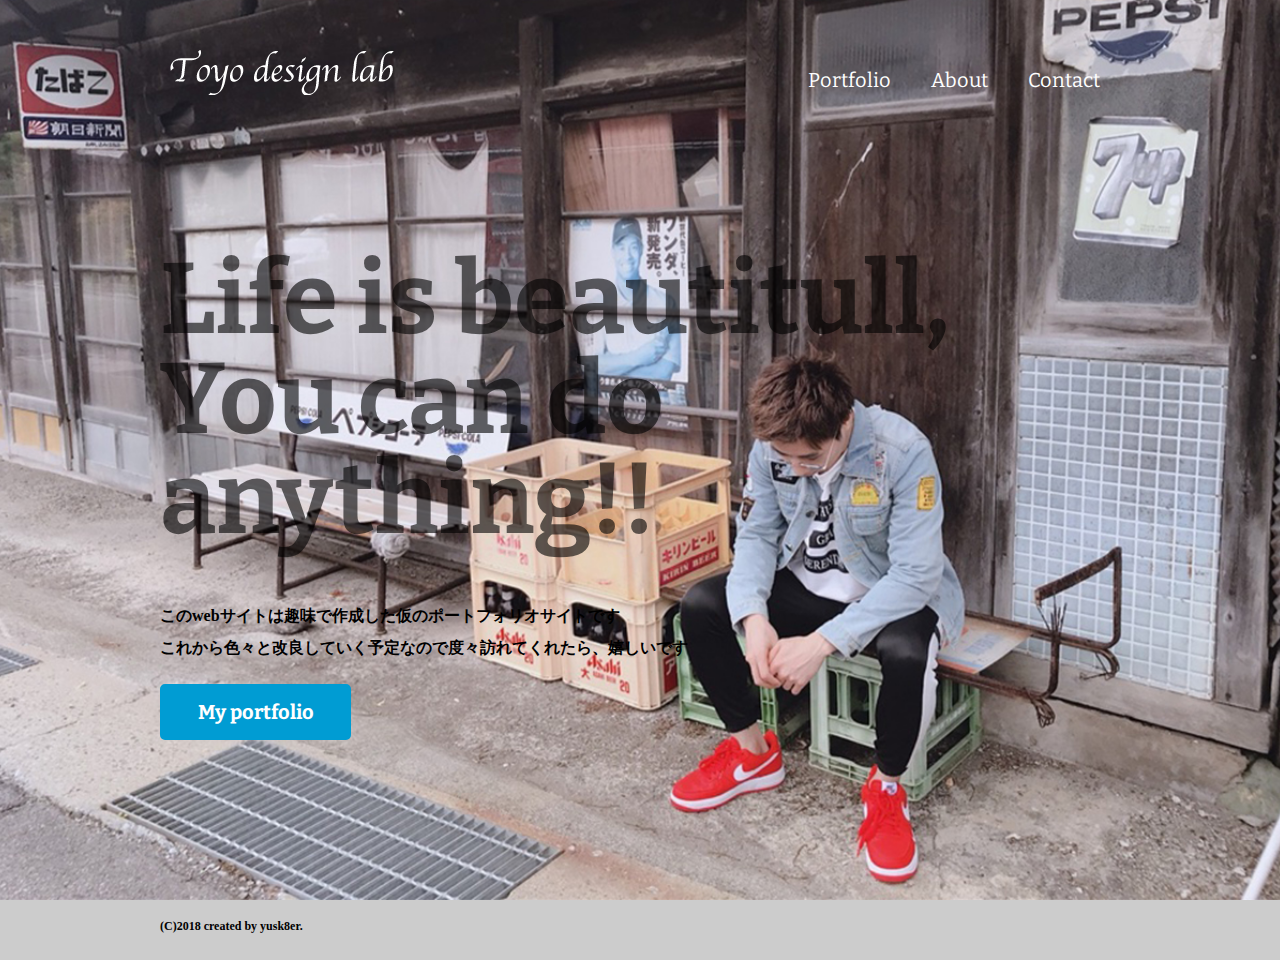
<file: index.html>
<!DOCTYPE html>
<html>
  <head>
    <meta charset="utf-8">
    <meta name="viewport" content="width=device-width, initial-scale=1">
    <title>toyo design lab Official Website</title>
  </head>
  <link rel="stylesheet" href="css/style.css">
  <link href="https://fonts.googleapis.com/css?family=Bitter:400,700" rel="stylesheet">
  <body id="index">

    <!-- headerの始まり -->
    <header>
      <div class="logo">
      <a href="index.html"><img src="images/logo-b.png" alt="SNAPPERS"></a>
      </div>

      <nav>
        <ul class="global-nav">
          <li><a href="portfolio.html">Portfolio</a></li>
          <li><a href="about.html">About</a></li>
          <li><a href="contact.html">Contact</a></li>
        </ul>
      </nav>
    </header>

    <!-- wrapの始まり-->
    <div id="wrap">
      <div class="content">
        <h1>Life is beautitull, You can do anything!!</h1>
        <p>このwebサイトは趣味で作成した仮のポートフォリオサイトです
          <br>これから色々と改良していく予定なので度々訪れてくれたら、嬉しいです
        </p>
          <p class="btn"><a href="portfolio.html">My portfolio</a></p>
      </div>
    </div>

    <!-- footerの始まり -->
    <footer>
      <small>(C)2018 created by yusk8er.</small>
    </footer>
  </body>
</html>
</file>
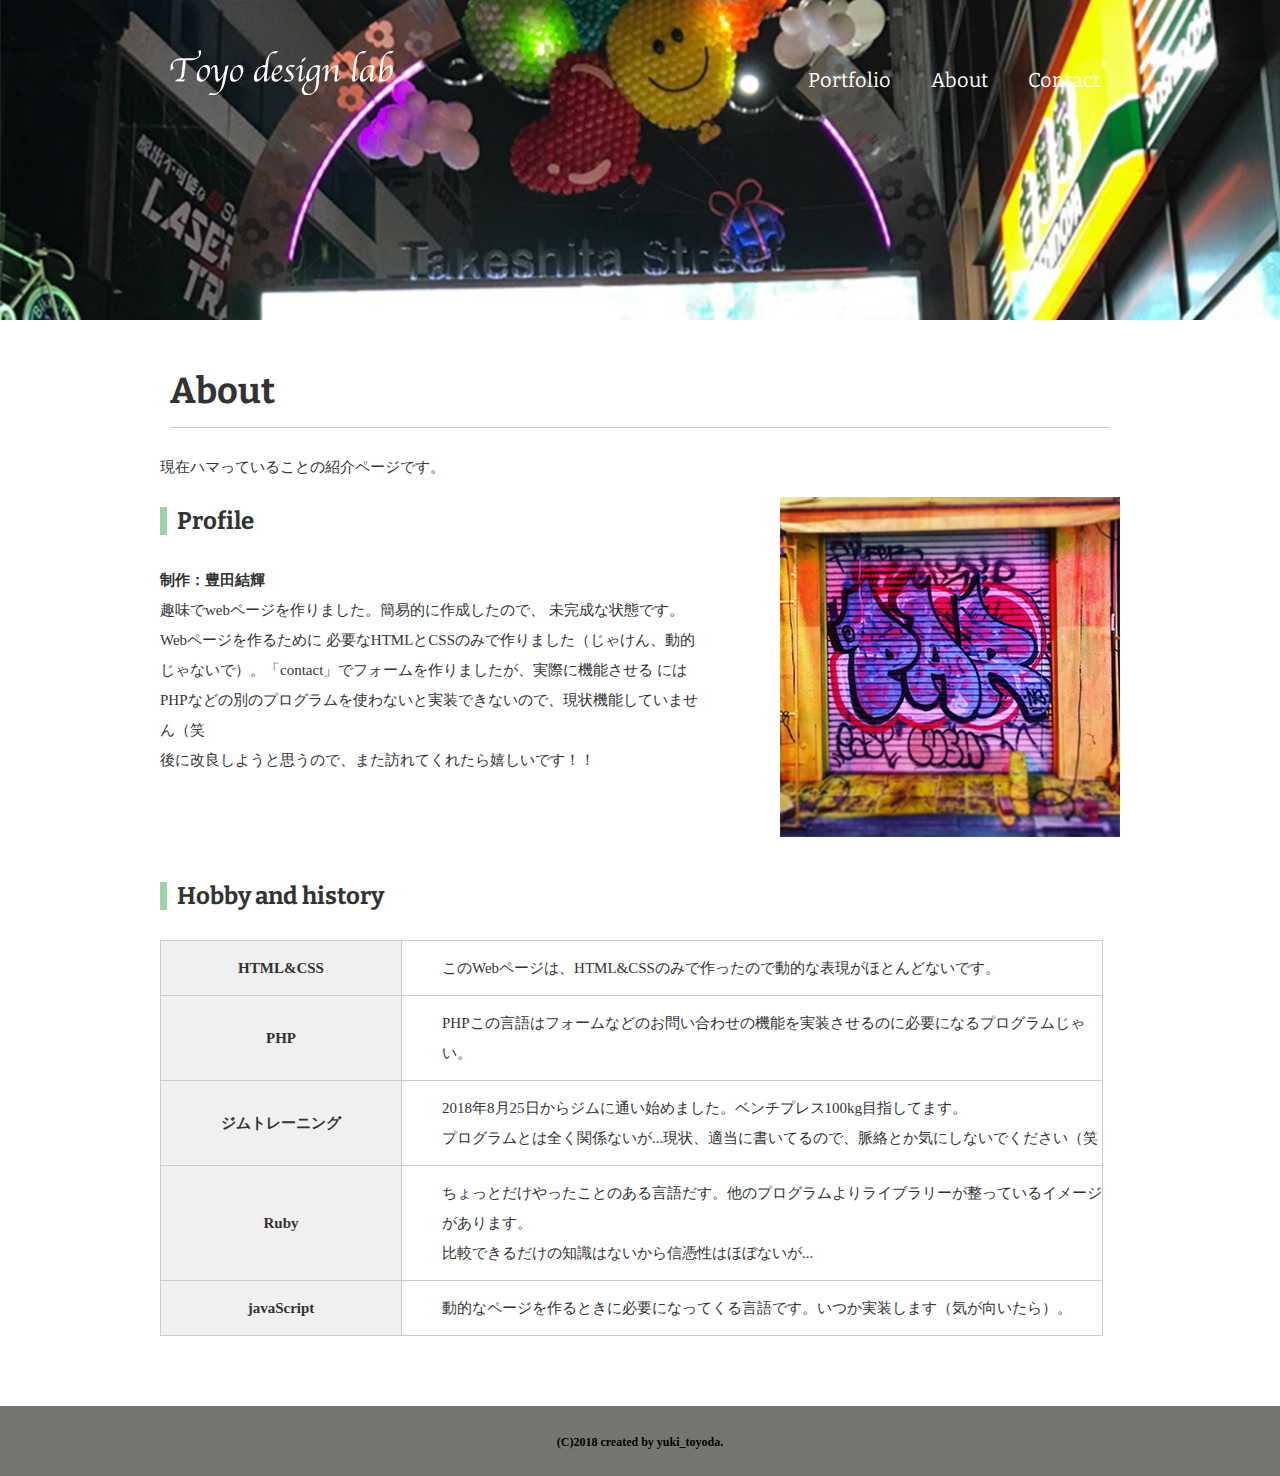
<file: about.html>
<!DOCTYPE html>
<html>
  <head>
    <meta charset="utf-8">
    <meta name="viewport" content="width=device-width, initial-scale=1">
    <title>About me!!</title>
  </head>
  <link rel="stylesheet" href="css/style.css">
  <link href="https://fonts.googleapis.com/css?family=Bitter:400,700" rel="stylesheet">
  <body id="about">

    <!-- headerの始まり -->
    <header>
      <div class="logo">
      <a href="index.html"><img src="images/logo-b.png" alt="SNAPPERS"></a>
      </div>

      <nav>
        <ul class="global-nav">
          <li><a href="portfolio.html">Portfolio</a></li>
          <li><a href="about.html">About</a></li>
          <li><a href="contact.html">Contact</a></li>
        </ul>
      </nav>
    </header>

    <!-- wrapの始まり-->
    <div id="wrap">
      <div class="content">
        <div class="main-center">
          <h1>About</h1>
        </div>
        <p>現在ハマっていることの紹介ページです。</p>
        <section class="profile clearfix">
          <div class="profile-txt">
            <h2 class="icon">Profile</h2>
            <p><span>制作：豊田結輝</span><br>趣味でwebページを作りました。簡易的に作成したので、
              未完成な状態です。<br>Webページを作るために
              必要なHTMLとCSSのみで作りました（じゃけん、動的じゃないで）。「contact」でフォームを作りましたが、実際に機能させる
              にはPHPなどの別のプログラムを使わないと実装できないので、現状機能していません（笑<br>
              後に改良しようと思うので、また訪れてくれたら嬉しいです！！
            </p>
          </div>
          <img src="images/about-profile.png" alt="豊田のプロフィール画像" class="profile-image">
        </section>
        <section class="career">
          <h2 class="icon">Hobby and history</h2>
          <table>
            <tr>
              <th>HTML&CSS</th>
              <td>このWebページは、HTML&CSSのみで作ったので動的な表現がほとんどないです。</td>
            </tr>
            <tr>
              <th>PHP</th>
              <td>PHPこの言語はフォームなどのお問い合わせの機能を実装させるのに必要になるプログラムじゃい。</td>
            </tr>
            <tr>
              <th>ジムトレーニング</th>
              <td>2018年8月25日からジムに通い始めました。ベンチプレス100kg目指してます。<br>
              プログラムとは全く関係ないが...現状、適当に書いてるので、脈絡とか気にしないでください（笑</td>
            </tr>
            <tr>
              <th>Ruby</th>
              <td>ちょっとだけやったことのある言語だす。他のプログラムよりライブラリーが整っているイメージがあります。<br>
              比較できるだけの知識はないから信憑性はほぼないが...</td>
            </tr>
            <tr>
              <th>javaScript</th>
              <td>動的なページを作るときに必要になってくる言語です。いつか実装します（気が向いたら）。</td>
            </tr>
          </table>
        </section>
      </div>
    </div>

    <!-- footerの始まり -->
    <footer>
      <small>(C)2018 created by yuki_toyoda.</small>
    </footer>
  </body>
</html>
</file>
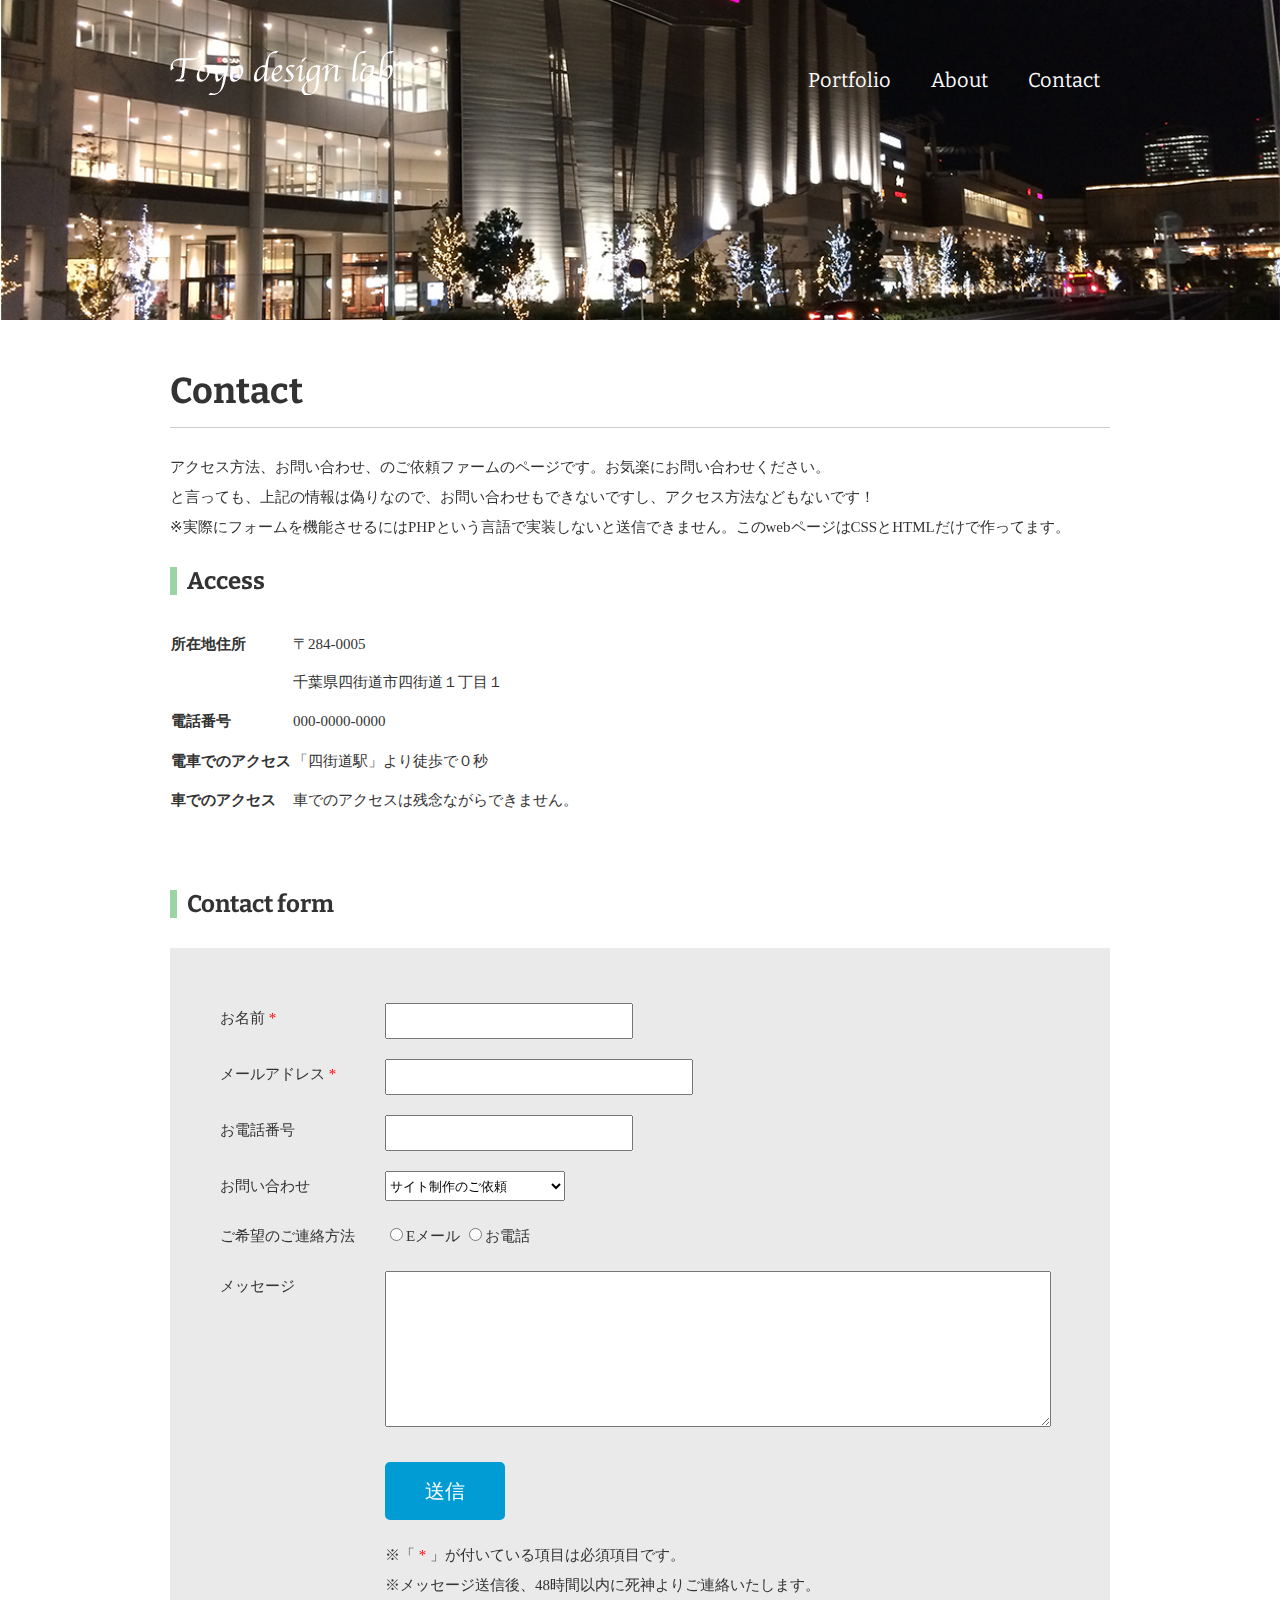
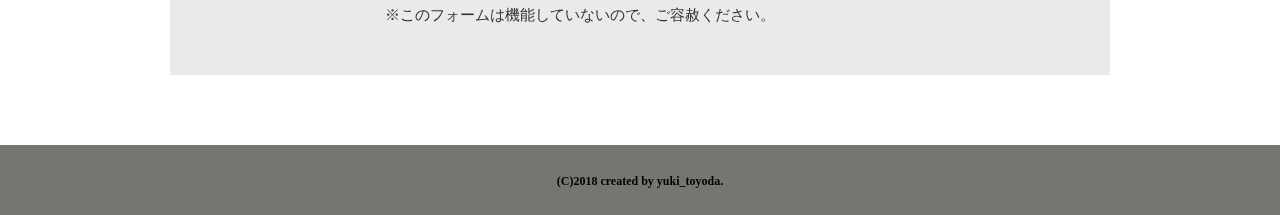
<file: contact.html>
<!DOCTYPE html>
<html>
  <head>
    <meta charset="utf-8">
    <meta name="viewport" content="width=device-width, initial-scale=1">
    <title>Contact |</title>
  </head>
  <link rel="stylesheet" href="css/style.css">
  <link href="https://fonts.googleapis.com/css?family=Bitter:400,700" rel="stylesheet">
  <body id="contact">

    <!-- headerの始まり -->
    <header>
      <div class="logo">
      <a href="index.html"><img src="images/logo-b.png" alt="SNAPPERS"></a>
      </div>

      <nav>
        <ul class="global-nav">
          <li><a href="portfolio.html">Portfolio</a></li>
          <li><a href="about.html">About</a></li>
          <li><a href="contact.html">Contact</a></li>
        </ul>
      </nav>
    </header>

    <!-- wrapの始まり-->
    <div id="wrap">
      <div class="content">
        <div class="main-center">
          <h1>Contact</h1>
          <p>アクセス方法、お問い合わせ、のご依頼ファームのページです。お気楽にお問い合わせください。<br>
          と言っても、上記の情報は偽りなので、お問い合わせもできないですし、アクセス方法などもないです！<br>
        ※実際にフォームを機能させるにはPHPという言語で実装しないと送信できません。このwebページはCSSとHTMLだけで作ってます。</p>
          <section class="access clearfix">
            <h2 class="icon">Access</h2>
            <table>
              <tr>
                <th>所在地住所</th>
                <td>〒284-0005<br>千葉県四街道市四街道１丁目１</td>
              </tr>
              <tr>
                <th>電話番号</th>
                <td>000-0000-0000</td>
              </tr>
              <tr>
                <th>電車でのアクセス</th>
                <td>「四街道駅」より徒歩で０秒</td>
              </tr>
              <tr>
                <th>車でのアクセス</th>
                <td>車でのアクセスは残念ながらできません。</td>
              </tr>
            </table>
            <iframe src="https://www.google.com/maps/embed?pb=!1m18!1m12!1m3!1d3241.576354353417!2d140.16273831499606!3d35.66280798019856!2m3!1f0!2f0!3f0!3m2!1i1024!2i768!4f13.1!3m3!1m2!1s0x6022859e56ad3e1f%3A0x59201d52c39b81b7!2z5Zub6KGX6YGT6aeF!5e0!3m2!1sja!2sjp!4v1541145813912" width="400" height="220" frameborder="0" style="border:0" allowfullscreen></iframe>
          </section>
          <section>
            <h2 class="icon">Contact form</h2>
            <div class="form">
              <form>
                <dl>
                  <dt><span class="required">お名前</span></dt>
                  <dd><input type="text" name="name" class="name" required></dd>
                  <dt><span class="required">メールアドレス</span></dt>
                  <dd><input type="email" name="email" class="email" required></dd>
                  <dt>お電話番号</dt>
                  <dd><input type="tel" name="tel" class="tel"></dd>
                  <dt>お問い合わせ</dt>
                  <dd>
                    <select class="type" name="type">
                      <option value="サイト制作のご依頼">サイト制作のご依頼</option>
                      <option value="レスポンシブ">レスポンシブ</option>
                      <option value="その他お問い合わせ">その他のお問い合わせ</option>
                    </select>
                  </dd>
                  <dt>ご希望のご連絡方法</dt>
                  <dd>
                    <input type="radio" name="contact" value="Eメール">Eメール
                    <input type="radio" name="contact" value="お電話">お電話
                  </dd>
                  <dt>メッセージ</dt>
                  <dd><textarea name="message" class="message"></textarea></dd>
                </dl>
                <button type="submit" name="btn">送信</button>
              </form>
              <div class="attention">
                <p>※「<span class="required"></span>」が付いている項目は必須項目です。<br>
                ※メッセージ送信後、48時間以内に死神よりご連絡いたします。<br>
                ※このフォームは機能していないので、ご容赦ください。</p>
              </div>
            </div>
          </section>
        </div>
      </div>
    </div>

    <!-- footerの始まり -->
    <footer>
      <small>(C)2018 created by yuki_toyoda.</small>
    </footer>
  </body>
</html>
</file>
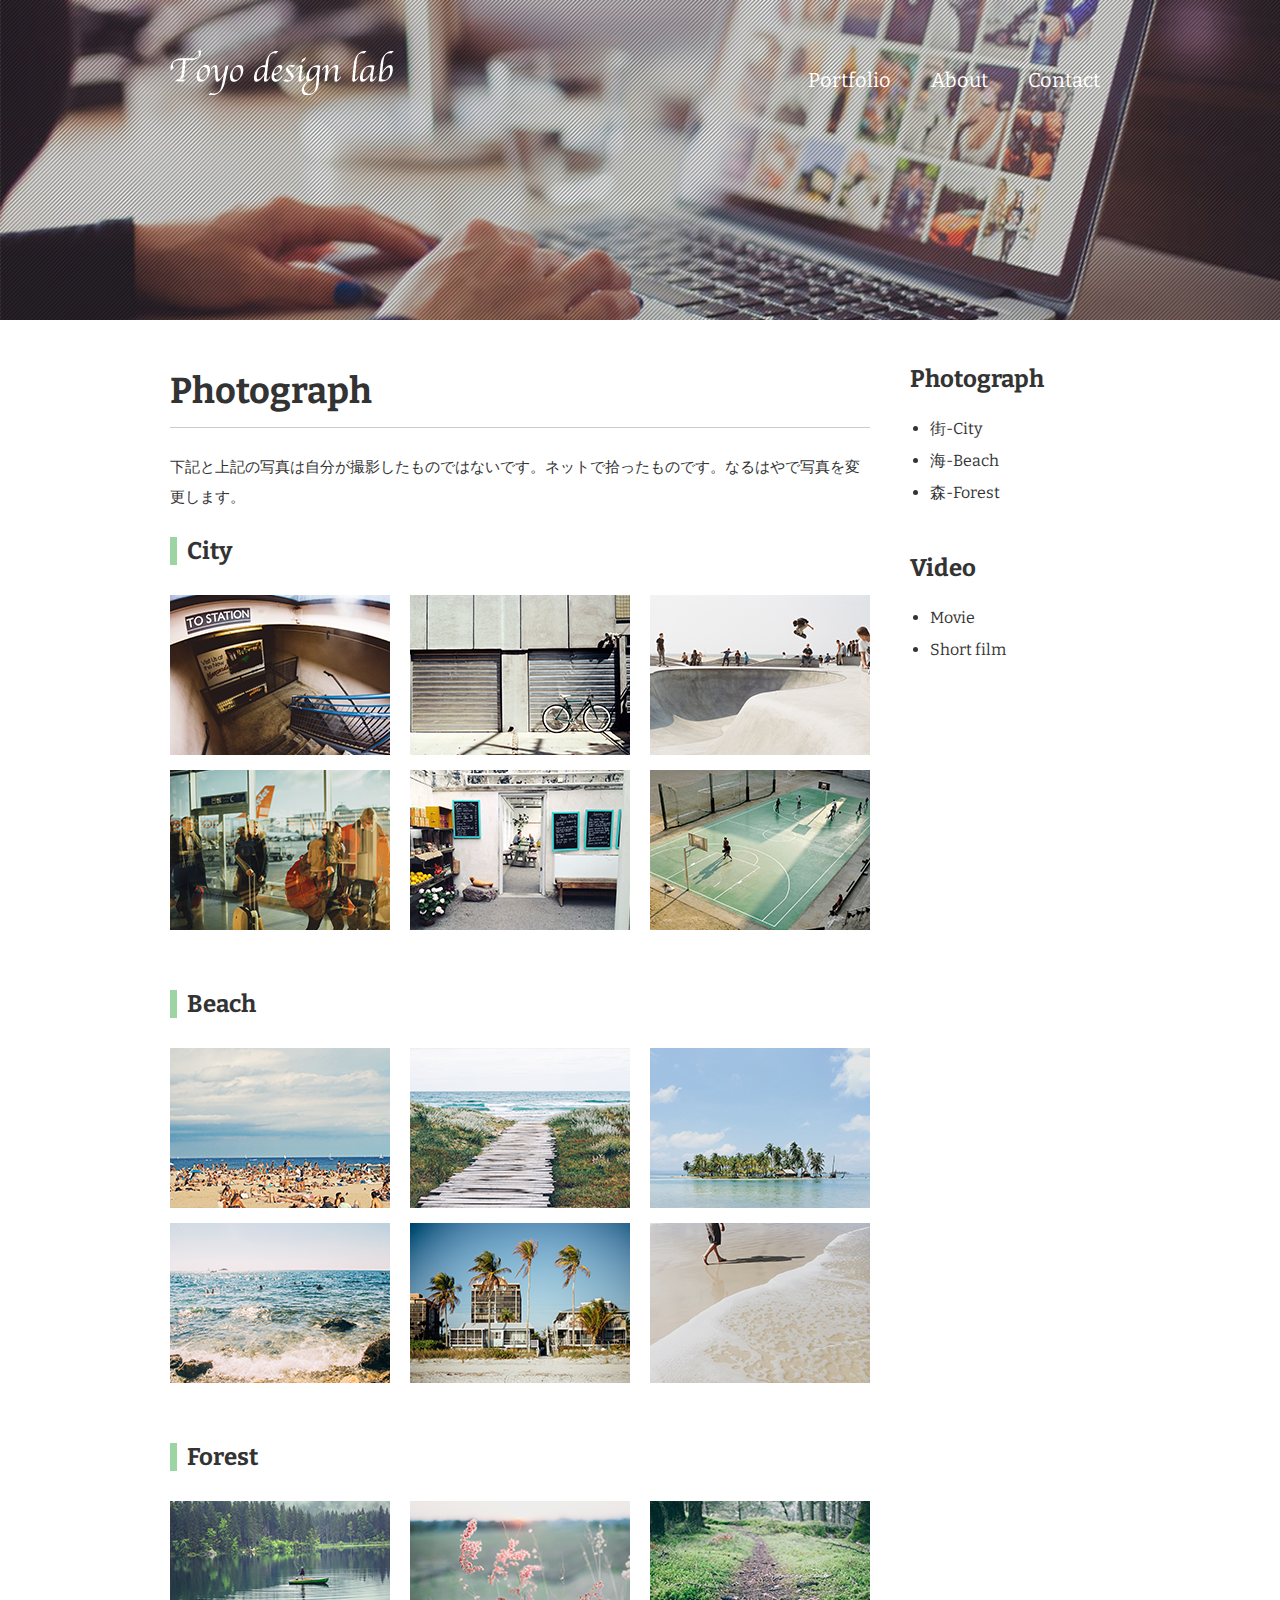
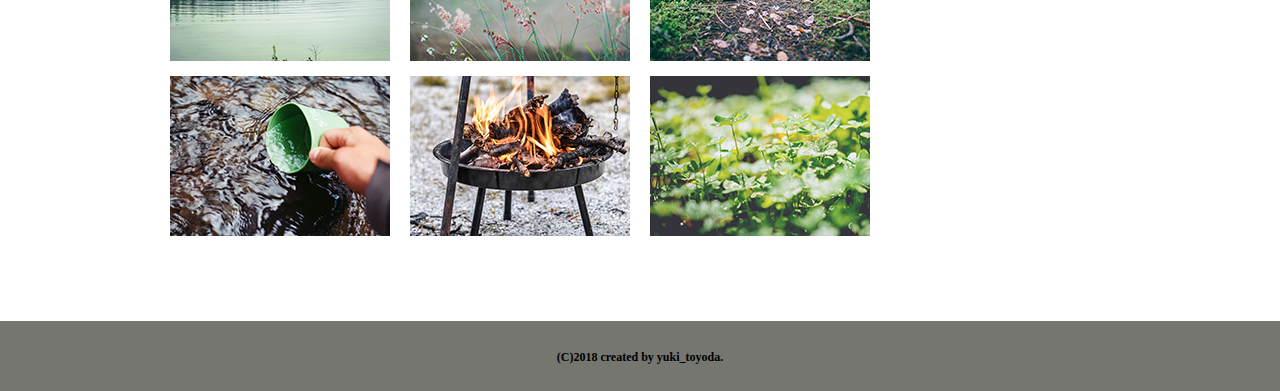
<file: photograph.html>
<!DOCTYPE html>
<html>
  <head>
    <meta charset="utf-8">
    <meta name="viewport" content="width=device-width, initial-scale=1">
    <title>Photograph |</title>
  </head>
  <link rel="stylesheet" href="css/style.css">
  <link href="https://fonts.googleapis.com/css?family=Bitter:400,700" rel="stylesheet">
  <body id="photograph">

    <!-- headerの始まり -->
    <header>
      <div class="logo">
      <a href="index.html"><img src="images/logo-b.png" alt="SNAPPERS"></a>
      </div>

      <nav>
        <ul class="global-nav">
          <li><a href="portfolio.html">Portfolio</a></li>
          <li><a href="about.html">About</a></li>
          <li><a href="contact.html">Contact</a></li>
        </ul>
      </nav>
    </header>

    <!-- wrapの始まり-->
    <div id="wrap" class="clearfix">
      <div class="content">
        <div class="main">
          <h1>Photograph</h1>
          <p>下記と上記の写真は自分が撮影したものではないです。ネットで拾ったものです。なるはやで写真を変更します。</p>
          <section id="city">
            <h2 class="icon">City</h2>
            <ul class="clearfix photograph-list">
              <li><img src="images/photograph-city-01.png" alt=""></li>
              <li><img src="images/photograph-city-02.png" alt=""></li>
              <li><img src="images/photograph-city-03.png" alt=""></li>
              <li><img src="images/photograph-city-04.png" alt=""></li>
              <li><img src="images/photograph-city-05.png" alt=""></li>
              <li><img src="images/photograph-city-06.png" alt=""></li>
            </ul>
          </section>
          <section id="beach">
            <h2 class="icon">Beach</h2>
            <ul class="clearfix photograph-list">
              <li><img src="images/photograph-beach-01.png" alt=""></li>
              <li><img src="images/photograph-beach-02.png" alt=""></li>
              <li><img src="images/photograph-beach-03.png" alt=""></li>
              <li><img src="images/photograph-beach-04.png" alt=""></li>
              <li><img src="images/photograph-beach-05.png" alt=""></li>
              <li><img src="images/photograph-beach-06.png" alt=""></li>
            </ul>
          </section>
          <section id="forest">
            <h2 class="icon">Forest</h2>
            <ul class="clearfix photograph-list">
              <li><img src="images/photograph-forest-01.png" alt=""></li>
              <li><img src="images/photograph-forest-02.png" alt=""></li>
              <li><img src="images/photograph-forest-03.png" alt=""></li>
              <li><img src="images/photograph-forest-04.png" alt=""></li>
              <li><img src="images/photograph-forest-05.png" alt=""></li>
              <li><img src="images/photograph-forest-06.png" alt=""></li>
            </ul>
          </section>
        </div>
        <aside class="sidebar">
          <section>
            <h2>Photograph</h2>
            <ul>
              <li><a href="photograph.html#city">街-City</a></li>
              <li><a href="photograph.html#beach">海-Beach</a></li>
              <li><a href="photograph.html#forest">森-Forest</a></li>
            </ul>
          </section>
          <section>
            <h2>Video</h2>
            <ul>
              <li><a href="video.html#movie">Movie</a></li>
              <li><a href="video.html#short-film">Short film</a></li>
            </ul>
          </section>
        </aside>
      </div>
    </div>

    <!-- footerの始まり -->
    <footer>
      <small>(C)2018 created by yuki_toyoda.</small>
    </footer>
  </body>
</html>
</file>
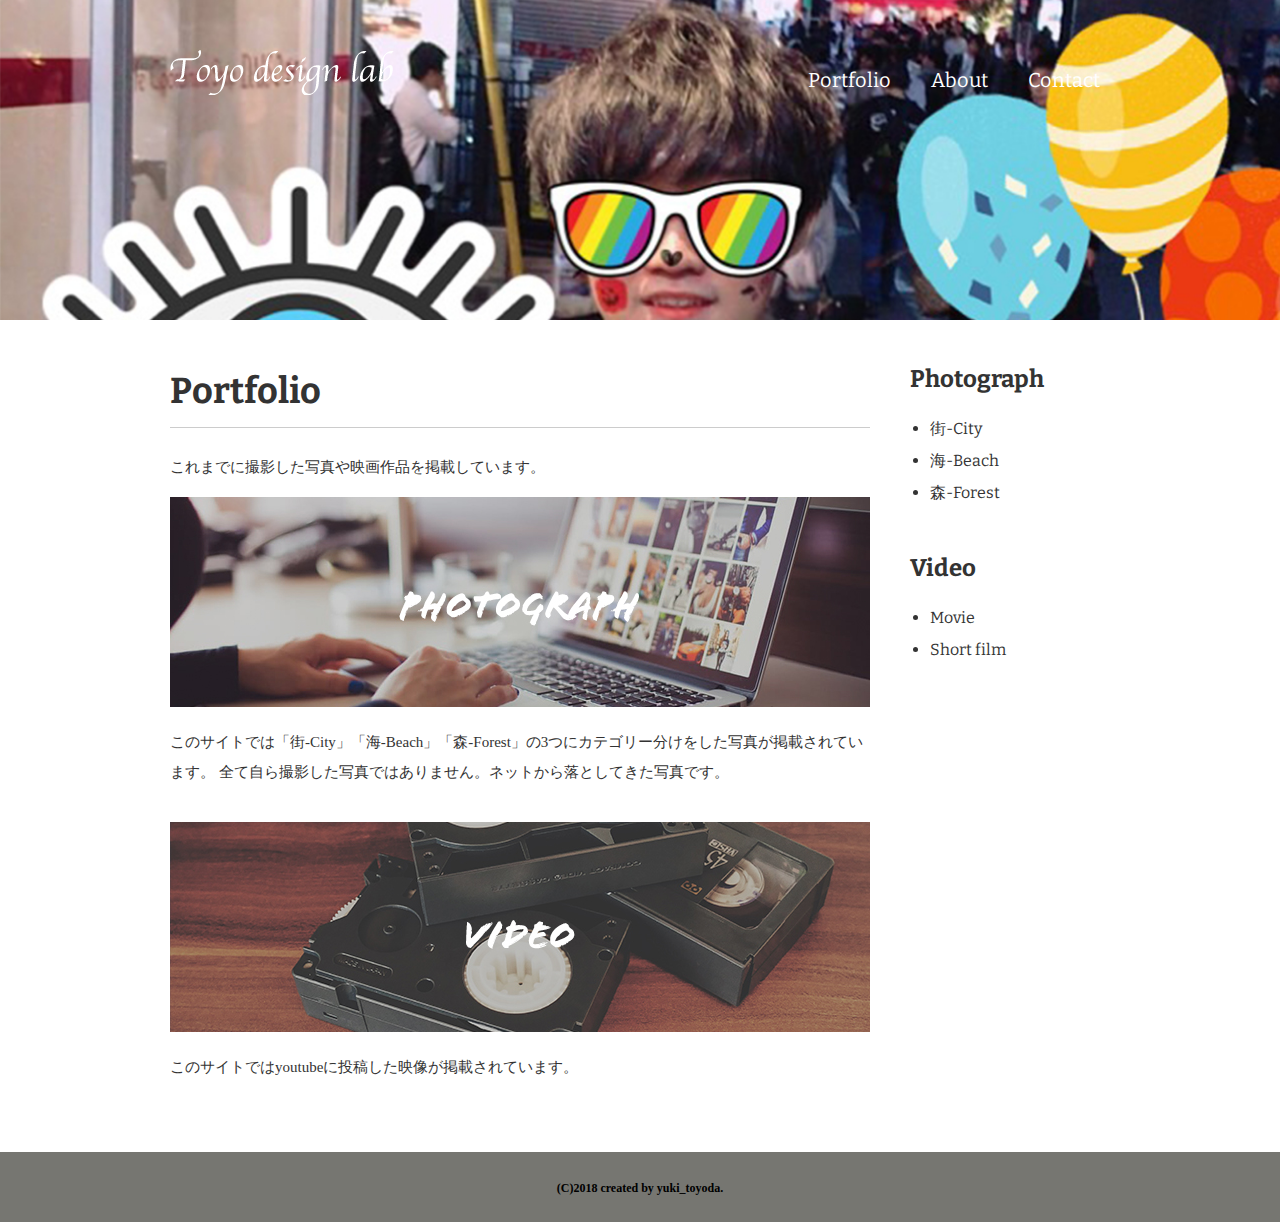
<file: portfolio.html>
<!DOCTYPE html>
<html>
  <head>
    <meta charset="utf-8">
    <meta name="viewport" content="width=device-width, initial-scale=1">
    <title>Portfolio |</title>
  </head>
  <link rel="stylesheet" href="css/style.css">
  <link href="https://fonts.googleapis.com/css?family=Bitter:400,700" rel="stylesheet">
  <body id="portfolio">

    <!-- headerの始まり -->
    <header>
      <div class="logo">
      <a href="index.html"><img src="images/logo-b.png" alt="SNAPPERS"></a>
      </div>

      <nav>
        <ul class="global-nav">
          <li><a href="portfolio.html">Portfolio</a></li>
          <li><a href="about.html">About</a></li>
          <li><a href="contact.html">Contact</a></li>
        </ul>
      </nav>
    </header>

    <!-- wrapの始まり-->
    <div id="wrap" class="clearfix">
      <div class="content">
        <div class="main">
          <h1>Portfolio</h1>
          <p>これまでに撮影した写真や映画作品を掲載しています。</p>
          <section>
            <h2><a href="photograph.html"><img src="images/portfolio-photo.jpg" alt="PHOTOGRAPH"></a></h2>
            <p>このサイトでは「街-City」「海-Beach」「森-Forest」の3つにカテゴリー分けをした写真が掲載されています。
              全て自ら撮影した写真ではありません。ネットから落としてきた写真です。
            <a href="photograph.html">詳しく見る >></a></p>
          </section>
          <section>
            <h2><a href="video.html"><img src="images/portfolio-video.jpg" alt="VIDEO"></a></h2>
            <p>このサイトではyoutubeに投稿した映像が掲載されています。
            <a href="photograph.html">詳しく見る >></a></p>
          </section>
        </div>
        <aside class="sidebar">
          <section>
            <h2>Photograph</h2>
            <ul>
              <li><a href="photograph.html#city">街-City</a></li>
              <li><a href="photograph.html#beach">海-Beach</a></li>
              <li><a href="photograph.html#forest">森-Forest</a></li>
            </ul>
          </section>
          <section>
            <h2>Video</h2>
            <ul>
              <li><a href="video.html#movie">Movie</a></li>
              <li><a href="video.html#short-film">Short film</a></li>
            </ul>
          </section>
        </aside>
      </div>
    </div>

    <!-- footerの始まり -->
    <footer>
      <small>(C)2018 created by yuki_toyoda.</small>
    </footer>
  </body>
</html>
</file>
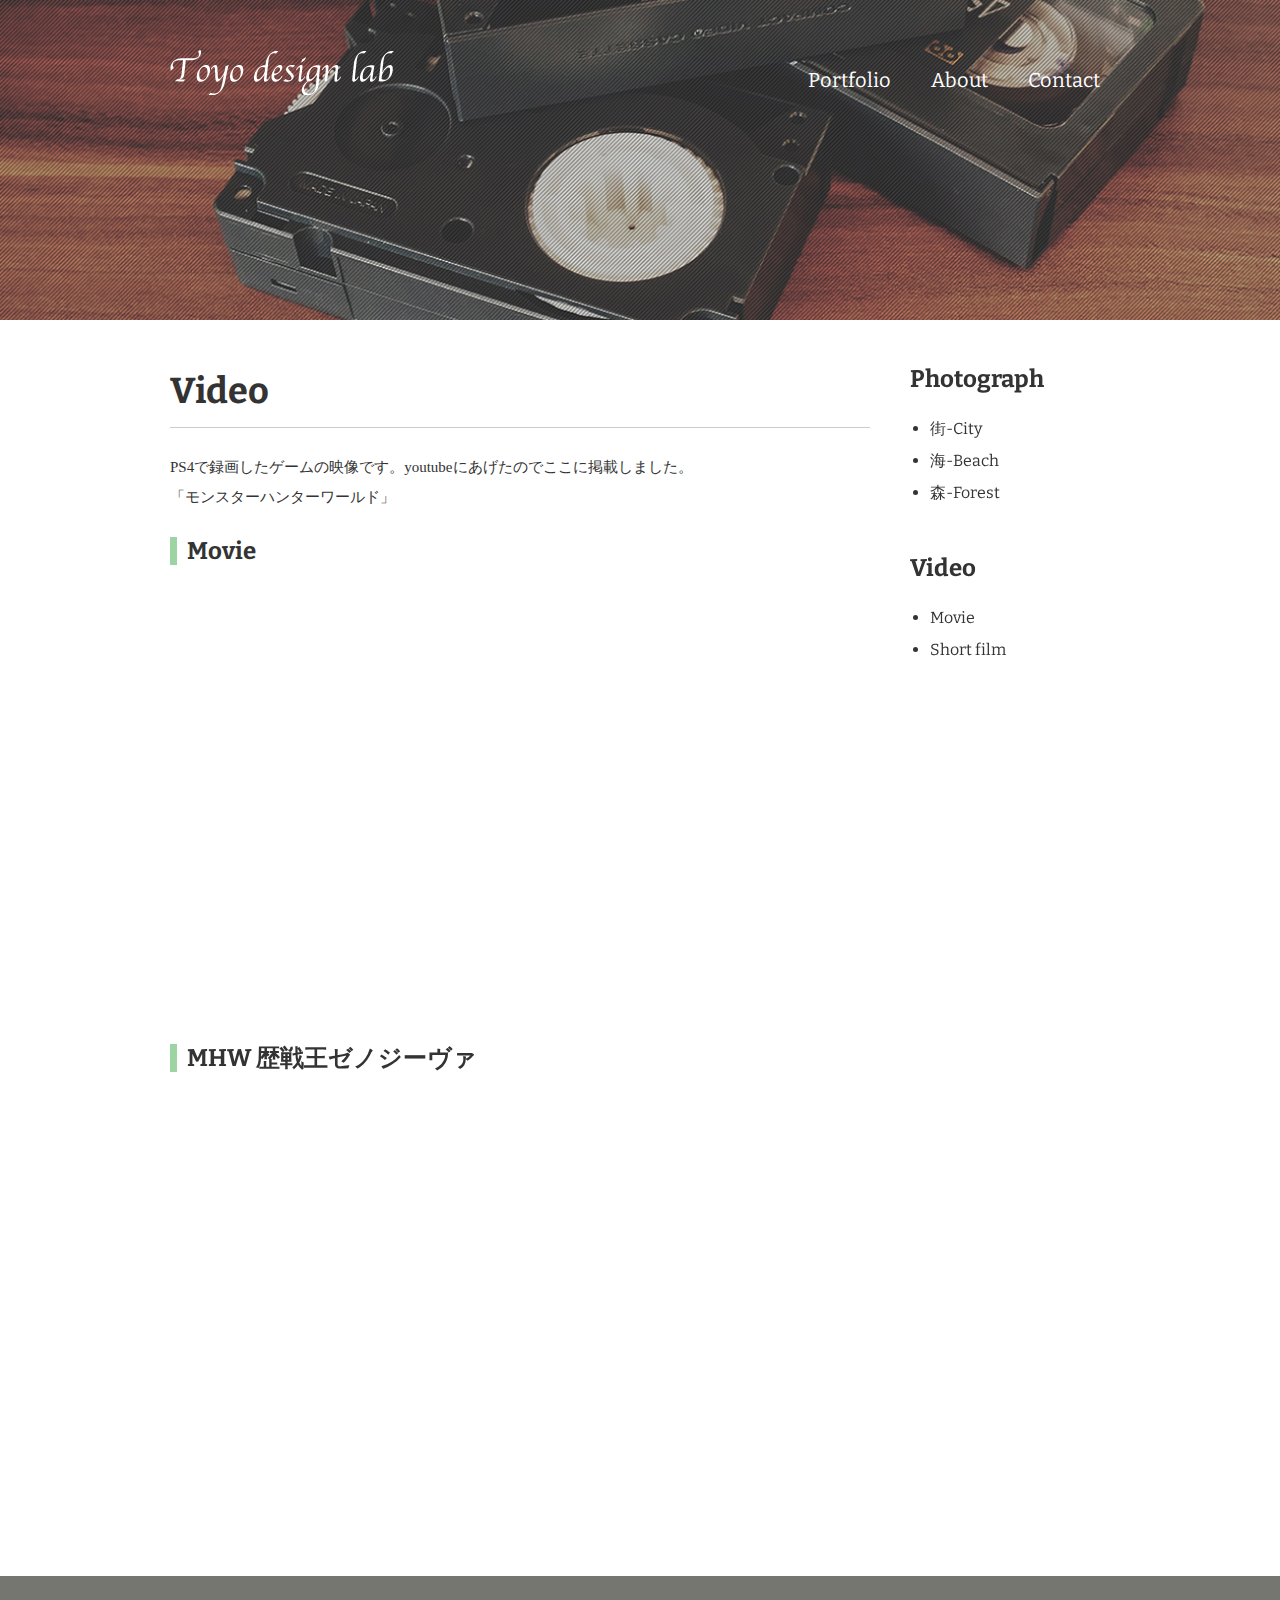
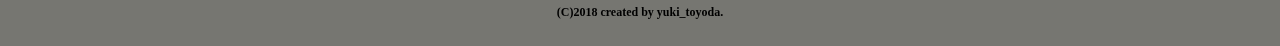
<file: video.html>
<!DOCTYPE html>
<html>
<head>
<meta charset="UTF-8">
<meta name="viewport" content="width=device-width, initial-scale=1">
<title>Video</title>
<link href="https://fonts.googleapis.com/css?family=Bitter:400,700" rel="stylesheet">
<link href="css/style.css" rel="stylesheet">
</head>
<body id="video">

  <!-- header始まり -->
  <header>
    <div class="logo">
      <a href="index.html"><img src="images/logo-b.png" alt="SNAPPERS"></a>
    </div>
    <nav>
      <ul class="global-nav">
        <li><a href="portfolio.html">Portfolio</a></li>
        <li><a href="about.html">About</a></li>
        <li><a href="contact.html">Contact</a></li>
      </ul>
    </nav>
  </header>
  <!-- header終わり -->

  <!-- wrap始まり -->
  <div id="wrap" class="clearfix">
    <div class="content">
      <div class="main">
        <h1>Video</h1>
        <p>PS4で録画したゲームの映像です。youtubeにあげたのでここに掲載しました。<br>
        「モンスターハンターワールド」</p>
        <section id="movie">
          <h2 class="icon">Movie</h2>
          <iframe width="700" height="394" src="https://www.youtube.com/embed/p5-VPNA-tY4" frameborder="0" allow="accelerometer; autoplay; encrypted-media; gyroscope; picture-in-picture" allowfullscreen></iframe>
        </section>
        <section id="short-film">
          <h2 class="icon">MHW 歴戦王ゼノジーヴァ</h2>
          <iframe width="700" height="394" src="https://www.youtube.com/embed/XN9gu3iVrmQ" frameborder="0" allow="accelerometer; autoplay; encrypted-media; gyroscope; picture-in-picture" allowfullscreen></iframe>
        </section>
      </div>
      <aside class="sidebar">
        <section>
          <h2>Photograph</h2>
          <ul>
            <li><a href="photograph.html#city">街-City</a></li>
            <li><a href="photograph.html#beach">海-Beach</a></li>
            <li><a href="photograph.html#forest">森-Forest</a></li>
          </ul>
        </section>
        <section>
          <h2>Video</h2>
          <ul>
            <li><a href="video.html#movie">Movie</a></li>
            <li><a href="video.html#short">Short film</a></li>
          </ul>
        </section>
      </aside>
    </div>
  </div>
  <!-- wrap終わり -->

  <!-- footer始まり -->
  <footer>
    <small>(C)2018 created by yuki_toyoda.</small>
  </footer>
  <!-- footer終わり -->

</body>
</html>
</file>
<file: css/style.css>
@charset "utf-8";

body {
  margin: 0;
  padding:0;
  background-color:#cccccc;
  color:#333333;
  font-size: 15px;
  line-height: 2;
}

p,h1,h2,h3,h4,h5,h6 {
  margin-top: 0;
}

img {
  vertical-align: bottom;
}

ul {
  margin: 0;
  padding: 0;
}

a {
  color: #ffffff;
  text-decoration: none;
}

header {
  width: 960px;
  height: 100px;
  margin: 0 auto;
}

.logo {
  float: left;
  margin-top: 50px;
}

.global-nav {
  float:right;
  margin-top: 60px;
}

.global-nav li {
  float: left;
  margin:0 20px;
  font-size:20px;
  list-style: none;
  font-family: 'Bitter', serif;
}

.global-nav li a {
  position: relative;
  display: inline-block;
  text-decoration: none;
}
.global-nav li a::after {
  position: absolute;
  bottom: -4px;
  left: 0;
  content: '';
  width: 100%;
  height: 2px;
  background: #ffffff;
  transform: scale(0, 1);
  transform-origin: center top;
  transition: transform .3s;
}
.global-nav li a:hover::after {
  transform: scale(1, 1);
}

#wrap {
  clear: both;
  background-color: #ffffff;
  margin-top: 220px;
  padding: 35px 0;
}

.content {
  width: 960px;
  margin: 0 auto;
}

footer {
  text-align: center;
  color: black;
  font-weight: bold;
  padding: 20px 0;
  background-color: #767671;
}

footer small {
  font-size: 12px;
}

#index h1 {
  font-size: 100px;
  line-height: 1;
  color: black;
  opacity: 0.6;
  font-family: 'Bitter', serif;
  margin-bottom: 50px;
  border: none;
}

#index .content {
  margin-top: 150px;
}

#index p {
  font-size: 16px;
  color: black;
  font-weight: bold;
}

.btn a {
  background-color: #009cd3;
  color: #ffffff;
  font-size: 20px;
  font-family: 'Bitter', serif;
  width: 185px;
  display: block;
  text-align:center;
  line-height: 50px;
  margin-top: 20px;
  border-radius: 5px;
  border: 3px solid #009cd3;
}

.btn a:hover {
  text-decoration: none;
  background-color: #ffffff;
  color: #009cd3;
}

#index footer {
  width: 960px;
  margin: 150px auto 0 auto;
  text-align: left;
  background-color: transparent;
}

#index {
  background-image: url(../images/bg-index1.jpg);
  background-repeat: no-repeat;
  background-position: center center;
  background-attachment: fixed;
  background-size: cover;
}

#about {
  background-image: url(../images/bg-about.jpg);
  background-repeat: no-repeat;
  background-position: center top;
  background-attachment: fixed;
  background-size: 100% auto;
}

#photograph {
  background-image: url(../images/bg-photograph.jpg);
  background-repeat: no-repeat;
  background-position: center top;
  background-attachment: fixed;
  background-size: 100% auto;
}

#portfolio {
  background-image: url(../images/bg-portfolio.jpg);
  background-repeat: no-repeat;
  background-position: center top;
  background-attachment: fixed;
  background-size: 100% auto;
}

#video {
  background-image: url(../images/bg-video.jpg);
  background-repeat: no-repeat;
  background-position: center top;
  background-attachment: fixed;
  background-size: 100% auto;
}

#contact {
  background-image: url(../images/bg-contact.jpg);
  background-repeat: no-repeat;
  background-position: center top;
  background-attachment: fixed;
  background-size: 100% auto;
}

.main-center {
  width: 940px;
  margin: 0 auto;
}

h1 {
  font-family: 'Bitter' , serif;
  font-size: 36px;
  border-bottom: 1px solid #cccccc;
}

h2 {
  font-family: 'Bitter' , serif;
  font-size: 24px;
}

.icon:before {
  content: "";
  padding-right: 10px;
  border-left: 7px solid #9cd4a4;
}

#about .profile-txt {
  width: 540px;
  float:left;
}

#about .profile-txt span {
  font-weight: bold;
}

#about .profile-image {
  float:right;
}

.clearfix:after {
  content: "";
  display: block;
  clear:both;
}

section {
  margin-bottom: 35px;
}

#about .career th {
  width: 240px;
  background-color: #f0f0f0;
  padding: 12px 0;
  border: 1px solid #cccccc;
}

#about .career td {
  width: 660px;
  padding: 12px 0 12px 40px;
  border: 1px solid #cccccc;
}

table {
  border-spacing: 0;
  border-collapse: collapse;
}

#index #wrap {
  background-color: transparent;
  margin-top: 0;
  padding: 0;
}

.main {
  width: 700px;
  margin: 0 10px;
  float: left;
}

.sidebar {
  width: 200px;
  margin: 0 10px 0 30px;
  float: right;
  font-family: 'Bitter', serif;
}

a img:hover {
  opacity: 0.8;
}

.sidebar h2 {
  margin-bottom: 10px;
}

.sidebar ul {
  font-size: 16px;
  margin-left: 20px;
}

.sidebar ul a {
  color: #333333;
}

#photograph .photograph-list li {
  float: left;
  list-style: none;
  margin: 0 20px 15px 0;
}

#photograph .photograph-list li:nth-child(3n){
  margin-right: 0;
}

#contact .access table {
  float: left;
}

#contact .access th,
#contact .access td {
  text-align: left;
  vertical-align: top;
  line-height: 2.5;
}

#contact .access td {
  padding-right: 30px;
}

#contact .access iframe {
  width: 460px;
  float: right;
}

#contact .form {
  background-color: #eaeaea;
  padding: 30px 50px;
}

#contact .form dl dt {
  width: 165px;
  padding: 10px 0;
  float: left;
  clear: both;
}

#contact .form dl dd {
  padding: 10px 0;
}

#contact .form .name {
  width: 240px;
  height: 30px;
}

#contact .form .email {
  width: 300px;
  height: 30px;
}

#contact .form .tel {
  width: 240px;
  height: 30px;
}

#contact .form .type {
  width: 180px;
  height: 30px;
}

#contact .form .message {
  width: 660px;
  height: 150px;
}

#contact .form button {
  background-color: #009cd3;
  color: #ffffff;
  font-size: 20px;
  width: 120px;
  display: block;
  text-align:center;
  line-height: 50px;
  border-radius: 5px;
  border: 3px solid #009cd3;
  margin-left: 165px;
}

#contact .form button:hover {
  background-color: #ffffff;
  color: #009cd3;
  cursor: pointer;
}

#contact .form .required:after {
  content: " * ";
  color: red;
}

#contact .form .attention {
  margin: 20px 0 0 165px;
}
/* ここ以下はお試しでやったので消したもいいよ */
#portfolio #wrap a, #video #wrap a, #photograph #wrap a {
  position: relative;
  display: inline-block;
  text-decoration: none;
}
#portfolio #wrap a::after, #video #wrap a::after,#photograph #wrap a::after {
  position: absolute;
  bottom: -4px;
  left: 0;
  content: '';
  width: 100%;
  height: 2px;
  background: #333333;
  transform: scale(0, 1);
  transform-origin: center top;
  transition: transform .3s;
}
#portfolio #wrap a:hover::after, #video #wrap a:hover::after,#photograph #wrap a:hover::after {
  transform: scale(1, 1);
}
/* ここより上はお試しでやったので消したもいいよ */

@media screen and (max-width:600px) {
  body{
    font-size: 3.5vw;
  }

  h1{
    font-size: 7.2vw;
  }

  h2{
    font-size: 6vw;
  }

  header {
    width: auto;
    margin: 0.5%;
    height:58px
  }

  .logo {
    float: none;
    margin-top: 60px;
    text-align: center;
  }

  .global-nav {
    float: none;
    margin-top: 25px;
    text-align: center;
  }

  .global-nav li {
    display: inline;
    float: none;
    margin: 0 8px;
  }

  #wrap {
    margin-top: 40px;
    padding: 35px 0 0;
  }

  .content {
    width: 100%;
  }

  .main {
    float: none;
    width: auto;
    margin: 0 5%;
  }

  h2 img {
    max-width: 100%;
  }

  .sidebar {
    width: auto;
    float: none;
    margin: 0;
    padding: 30px 10% 10px;
    background-color: #f7f6f4;
  }

  nav a {
    color: #ffffcc;
  }

  #index {
    background-image: none;
     background:linear-gradient(#1E00FF, #05FBFF);
  }

  #index h1 {
    font-size: 50px;
    margin-bottom: 250px;
  }

  .profile-txt {
      max-width: 100%;
  }

  .main-center {
    max-width: 100%;
  }

  #contact .form .email {
    width: 240px;
  }

  #contact .form .message {
    width: 240px;
  }
  
  #index {
    background-image: url(../images/background.jpg);
    background-repeat: no-repeat;
    background-position: center center;
    background-attachment: fixed;
    background-size: cover;
  }
  
  iframe {
    height:auto;
    width: auto;
  }
}
</file>
